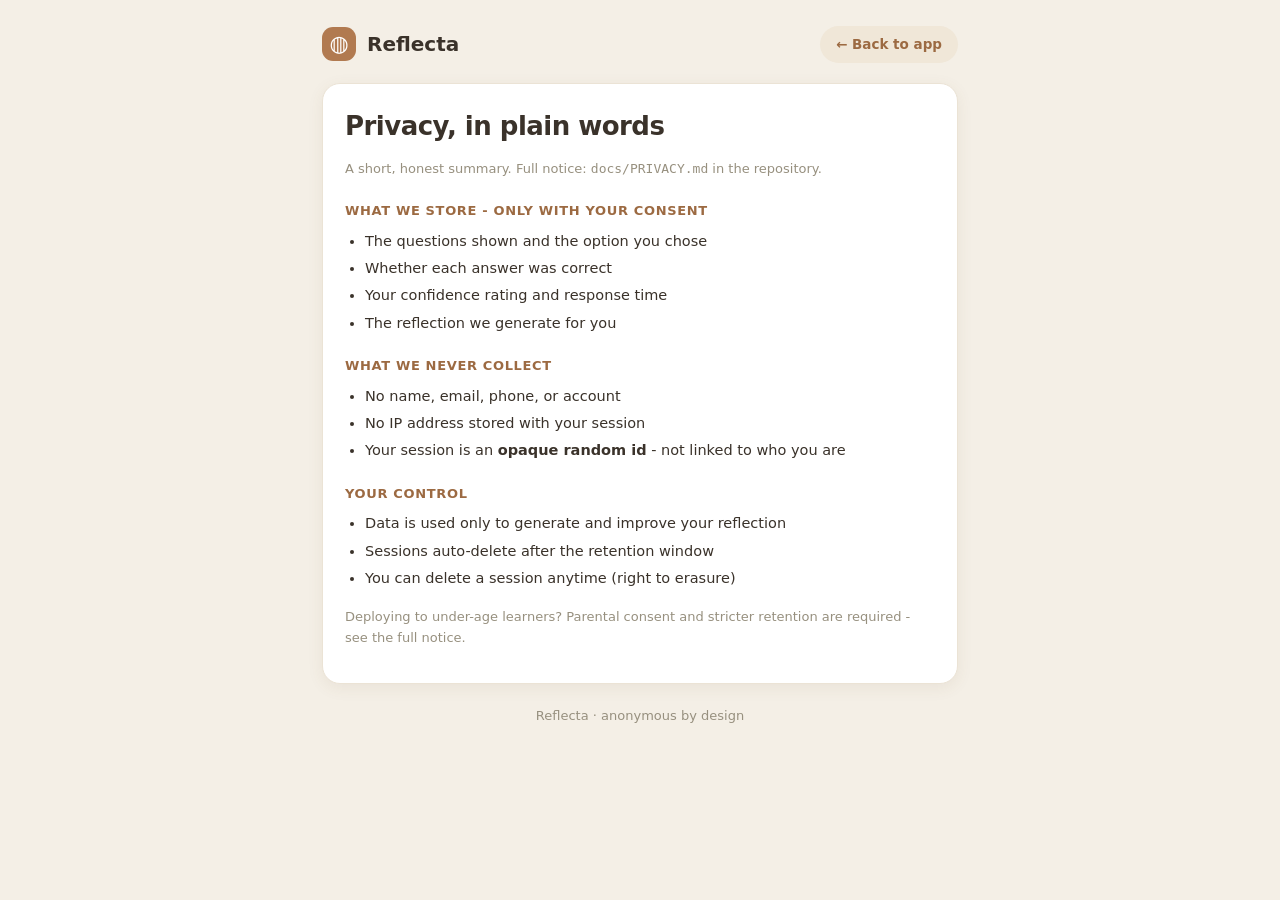
<file: frontend/privacy.html>
<!DOCTYPE html>
<html lang="en">
<head>
  <meta charset="UTF-8" />
  <meta name="viewport" content="width=device-width, initial-scale=1.0" />
  <title>Reflecta - Privacy</title>
  <link rel="icon" href="favicon.svg" type="image/svg+xml" />
  <link rel="stylesheet" href="styles.css" />
  <style>
    /* standalone page: no sidebar, centered column */
    .page { max-width: 680px; margin: 0 auto; padding: 26px 22px 60px; }
    .p-head { display: flex; align-items: center; justify-content: space-between; margin-bottom: 20px; }
    .p-brand { display: flex; align-items: center; gap: 11px; font-weight: 800; font-size: 20px; }
    .back {
      display: inline-flex; align-items: center; gap: 7px; font-size: 13.5px; font-weight: 700;
      color: var(--brown-deep); background: var(--brown-soft); padding: 8px 16px;
      border-radius: 999px; text-decoration: none;
    }
    .back:hover { filter: brightness(0.97); }
    .p-card h1 { margin: 0 0 6px; font-size: 26px; letter-spacing: -0.02em; }
    .p-card h2 { font-size: 13px; text-transform: uppercase; letter-spacing: .05em; color: var(--brown-deep); margin: 22px 0 8px; }
    .p-card ul { margin: 0; padding-left: 20px; }
    .p-card li { margin: 5px 0; font-size: 14.5px; }
    .p-foot { text-align: center; color: var(--muted); font-size: 13px; margin-top: 22px; }
  </style>
</head>
<body>
  <div class="page">
    <div class="p-head">
      <span class="p-brand"><span class="brand-mark">◍</span> Reflecta</span>
      <a class="back" href="/">← Back to app</a>
    </div>

    <div class="card p-card">
      <h1>Privacy, in plain words</h1>
      <p class="muted">A short, honest summary. Full notice: <code>docs/PRIVACY.md</code> in the repository.</p>

      <h2>What we store - only with your consent</h2>
      <ul>
        <li>The questions shown and the option you chose</li>
        <li>Whether each answer was correct</li>
        <li>Your confidence rating and response time</li>
        <li>The reflection we generate for you</li>
      </ul>

      <h2>What we never collect</h2>
      <ul>
        <li>No name, email, phone, or account</li>
        <li>No IP address stored with your session</li>
        <li>Your session is an <b>opaque random id</b> - not linked to who you are</li>
      </ul>

      <h2>Your control</h2>
      <ul>
        <li>Data is used only to generate and improve your reflection</li>
        <li>Sessions auto-delete after the retention window</li>
        <li>You can delete a session anytime (right to erasure)</li>
      </ul>

      <p class="muted" style="margin-top:18px">Deploying to under-age learners? Parental consent and
      stricter retention are required - see the full notice.</p>
    </div>

    <p class="p-foot">Reflecta · anonymous by design</p>
  </div>
</body>
</html>
</file>
<file: frontend/styles.css>
:root {
  /* warm cream + brown study-app palette */
  --bg: #f4efe6;          /* app background (warm cream) */
  --sidebar: #f9f5ee;     /* sidebar surface */
  --surface: #ffffff;     /* cards */
  --ink: #3a322a;         /* warm near-black */
  --muted: #97907f;
  --line: #ebe3d5;
  --line-soft: #f1ebdf;

  --brown: #b17a50;       /* primary */
  --brown-deep: #9c6a42;  /* hover / headings */
  --brown-soft: #f0e7d8;  /* tint (badges, active nav) */
  --amber: #e2a25c;
  --sage: #8faa78;

  --shadow: 0 4px 16px rgba(120, 95, 55, 0.08);
  --shadow-lg: 0 10px 30px rgba(120, 95, 55, 0.12);
  --radius: 18px;
}

* { box-sizing: border-box; }
html, body { margin: 0; padding: 0; }
html { scroll-behavior: smooth; }
body {
  font-family: "Segoe UI", -apple-system, BlinkMacSystemFont, Inter, system-ui, sans-serif;
  background: var(--bg);
  color: var(--ink);
  line-height: 1.55;
  -webkit-font-smoothing: antialiased;
}

.app { display: flex; min-height: 100vh; }

/* ───────────── sidebar ───────────── */
.sidebar {
  width: 232px; flex-shrink: 0; background: var(--sidebar);
  border-right: 1px solid var(--line); padding: 22px 16px;
  display: flex; flex-direction: column; position: sticky; top: 0; height: 100vh;
}
.brand { display: flex; align-items: center; gap: 11px; padding: 4px 8px 22px; }
.brand-mark {
  font-size: 22px; width: 34px; height: 34px; border-radius: 11px;
  background: var(--brown); color: #fff; display: grid; place-items: center;
}
.brand-name { font-size: 21px; font-weight: 800; letter-spacing: -0.02em; }

.nav { display: flex; flex-direction: column; gap: 3px; flex: 1; }
.nav-item {
  display: flex; align-items: center; gap: 12px; padding: 11px 12px; border-radius: 12px;
  color: #6f685b; font-size: 14.5px; font-weight: 600; cursor: pointer; text-decoration: none;
  transition: background .12s, color .12s;
}
.nav-item .ni, svg.ni { width: 19px; height: 19px; flex-shrink: 0; }
.nav-item:hover { background: var(--line-soft); color: var(--ink); }
.nav-item.active { background: var(--brown-soft); color: var(--brown-deep); }
.nav-sep { height: 1px; background: var(--line); margin: 12px 6px; }

.side-user {
  display: flex; align-items: center; gap: 10px; padding: 10px 8px 2px;
  border-top: 1px solid var(--line); margin-top: 10px;
}
.side-user .avatar {
  width: 34px; height: 34px; border-radius: 50%; background: var(--brown-soft);
  display: grid; place-items: center; color: var(--brown-deep);
}
.su-meta { display: flex; flex-direction: column; line-height: 1.2; }
.su-meta b { font-size: 13.5px; }
.su-meta small { font-size: 11.5px; color: var(--muted); }

/* ───────────── main ───────────── */
.main { flex: 1; min-width: 0; }
/* centered frame so very wide screens don't left-hug the content */
.frame { max-width: 920px; margin: 0 auto; }
.page-head { padding: 26px 34px 8px; }
.page-head h1 { margin: 0; font-size: 22px; font-weight: 800; letter-spacing: -0.01em; }
.content { padding: 12px 34px 60px; }
.screen { animation: fade .3s ease; }
.hidden { display: none !important; }
@keyframes fade { from { opacity: 0; transform: translateY(6px);} to { opacity: 1; transform: none;} }

.card {
  background: var(--surface); border: 1px solid var(--line);
  border-radius: var(--radius); padding: 22px; box-shadow: var(--shadow); margin-bottom: 16px;
}
.muted { color: var(--muted); font-size: 13px; }
.hint-note { margin: 6px 0 0; font-size: 12.5px; }
.center { display: block; margin: 4px auto 0; }

/* ── on-page banner: shown when the API is unreachable from this origin ── */
.origin-banner {
  background: #fbeede; color: #7a4a1f; border-bottom: 1px solid #eccb96;
  padding: 12px 24px; font-size: 13.5px; text-align: center; line-height: 1.5;
}
.origin-banner code {
  background: rgba(0,0,0,0.06); padding: 1px 6px; border-radius: 5px; font-size: 12.5px;
}

/* ── true landing page (no sidebar) ── */
/* full-width on large screens: sections use the available viewport, not a narrow
   fixed column, while inner text (paragraphs, feature copy) keeps its own readable
   max-width so a wide screen doesn't turn into a wall of unbroken text. */
.landing { min-height: 100vh; display: flex; flex-direction: column; position: relative; overflow-x: hidden; }

/* soft decorative depth - subtle, low-opacity blurred shapes behind the hero only */
.landing::before, .landing::after {
  content: ""; position: absolute; z-index: 0; border-radius: 50%; filter: blur(70px);
  opacity: .35; pointer-events: none;
}
.landing::before { width: 420px; height: 420px; background: var(--amber); top: -160px; right: -100px; }
.landing::after { width: 360px; height: 360px; background: var(--sage); top: 280px; left: -140px; opacity: .22; }

.landing-top {
  display: flex; align-items: center; justify-content: space-between;
  padding: 22px 4vw; max-width: 1600px; margin: 0 auto; width: 100%;
  position: relative; z-index: 1;
}
.landing-top .brand { padding: 0; }
.landing-ghost { color: var(--muted); font-size: 14px; font-weight: 600; text-decoration: none; transition: color .15s; }
.landing-ghost:hover { color: var(--brown-deep); }
.landing-main { flex: 1; max-width: 1400px; margin: 0 auto; width: 100%; padding: 10px 4vw 40px; position: relative; z-index: 1; }
.landing-foot {
  text-align: center; padding: 24px; color: var(--muted); font-size: 13px;
  border-top: 1px solid var(--line); position: relative; z-index: 1;
}
.landing-foot a { color: var(--brown-deep); text-decoration: none; }

@media (min-width: 1100px) {
  .landing .features { grid-template-columns: repeat(3, 1fr); }
  .landing .how { padding: 32px 40px; }
}

/* hero (shared by landing) */
/* ───────────── upgraded welcome-hero ───────────── */
.welcome-hero {
  position: relative;
  text-align: center;
  padding: 80px 32px 72px;
  background: radial-gradient(100% 100% at 50% 0%, #ffffff 0%, #FAF6EE 55%, #F4ECE0 100%);
  border-radius: 24px;
  border: 1px solid rgba(177, 122, 80, 0.14);
  box-shadow: 
    0 1px 3px rgba(120, 95, 55, 0.02),
    0 12px 36px rgba(120, 95, 55, 0.05),
    inset 0 1px 0 #ffffff;
  overflow: hidden;
  margin-bottom: 36px;
}

/* Subtle, soft grid background mesh to add an editorial, technical aesthetic */
.welcome-hero::before {
  content: "";
  position: absolute;
  inset: 0;
  background-image: 
    linear-gradient(to right, rgba(177, 122, 80, 0.04) 1px, transparent 1px),
    linear-gradient(to bottom, rgba(177, 122, 80, 0.04) 1px, transparent 1px);
  background-size: 24px 24px;
  mask-image: radial-gradient(circle at 50% 30%, black 50%, transparent 100%);
  -webkit-mask-image: radial-gradient(circle at 50% 30%, black 50%, transparent 100%);
  pointer-events: none;
  z-index: 0;
}

.w-badge {
  position: relative;
  z-index: 1;
  display: inline-flex;
  align-items: center;
  gap: 8px;
  font-size: 11px;
  font-weight: 700;
  text-transform: uppercase;
  letter-spacing: 0.06em;
  color: var(--brown-deep);
  background: rgba(240, 231, 216, 0.6);
  backdrop-filter: blur(4px);
  -webkit-backdrop-filter: blur(4px);
  padding: 6px 14px 6px 12px;
  border-radius: 999px;
  margin-bottom: 22px;
  border: 1px solid rgba(177, 122, 80, 0.16);
  transition: transform 0.2s ease, border-color 0.2s ease;
}
.w-badge:hover {
  transform: translateY(-1px);
  border-color: rgba(177, 122, 80, 0.3);
}
.w-badge::before {
  content: "";
  width: 6px;
  height: 6px;
  border-radius: 50%;
  background: var(--sage);
  box-shadow: 0 0 0 4px rgba(143, 170, 120, 0.2);
}

.welcome-hero h1, 
.welcome-hero h2 {
  position: relative;
  z-index: 1;
  margin: 0 auto 18px;
  max-width: 800px;
  font-size: clamp(34px, 5.5vw, 50px);
  line-height: 1.12;
  letter-spacing: -0.03em;
  font-weight: 800;
  color: var(--ink);
}

.w-accent {
  color: var(--brown);
  background: linear-gradient(135deg, var(--brown-deep) 30%, var(--brown) 100%);
  -webkit-background-clip: text;
  -webkit-text-fill-color: transparent;
  display: inline-block;
}

.welcome-hero p {
  position: relative;
  z-index: 1;
  max-width: 620px;
  margin: 0 auto;
  color: #6a6152;
  font-size: 16.5px;
  line-height: 1.6;
  font-weight: 450;
  text-wrap: balance;
}
.welcome-hero em {
  color: var(--ink);
  font-style: normal;
  font-weight: 700;
  border-bottom: 2px solid rgba(177, 122, 80, 0.2);
}

.w-cta-row {
  position: relative;
  z-index: 1;
  display: flex;
  flex-direction: row;
  flex-wrap: wrap;
  align-items: center;
  justify-content: center;
  gap: 12px;
  margin-top: 34px;
}

.w-cta-secondary {
  display: inline-flex; align-items: center; gap: 9px;
  padding: 15px 26px; border-radius: 14px; font-size: 15.5px; font-weight: 700;
  color: var(--brown-deep); background: rgba(255,255,255,0.7);
  border: 1px solid rgba(177, 122, 80, 0.18); text-decoration: none;
  cursor: pointer; font-family: inherit;
  transition: background .18s ease, border-color .18s ease, transform .18s ease;
}
.w-cta-secondary:hover {
  background: #ffffff; border-color: rgba(177, 122, 80, 0.32); transform: translateY(-1px);
}
.w-cta-secondary .bi { width: 17px; height: 17px; }

/* .btn.w-cta (two classes, specificity 0,2,0) deliberately outranks .btn-primary's
   `width: 100%` (0,1,0) regardless of declaration order in the file - relying on
   cascade order alone here previously made this button silently stretch full-width
   whenever .btn-primary was edited to appear later in the stylesheet. */
.btn.w-cta {
  width: auto;
  padding: 15px 36px;
  margin-top: 0;
  display: inline-flex;
  align-items: center;
  gap: 10px;
  font-size: 15.5px;
  font-weight: 700;
  border-radius: 14px;
  border: 1px solid rgba(177, 122, 80, 0.15);
  color: #ffffff;
  background: linear-gradient(135deg, var(--brown) 0%, var(--brown-deep) 100%);
  box-shadow: 
    0 1px 2px rgba(0, 0, 0, 0.05),
    0 10px 24px rgba(177, 122, 80, 0.25),
    0 2px 6px rgba(177, 122, 80, 0.12);
  transition: all 0.2s cubic-bezier(0.16, 1, 0.3, 1);
}
.w-cta:hover:not(:disabled) {
  transform: translateY(-2px);
  box-shadow: 
    0 1px 2px rgba(0, 0, 0, 0.05),
    0 16px 32px rgba(177, 122, 80, 0.32),
    0 4px 10px rgba(177, 122, 80, 0.15);
}
.w-cta:active:not(:disabled) {
  transform: translateY(0);
  box-shadow: 
    0 1px 2px rgba(0, 0, 0, 0.05),
    0 8px 16px rgba(177, 122, 80, 0.18);
}
.w-cta .bi {
  transition: transform 0.2s ease;
}
.w-cta:hover .bi {
  transform: translateX(4px);
}

.w-cta-note {
  position: relative; z-index: 1;
  display: flex;
  align-items: center;
  justify-content: center;
  gap: 6px;
  font-size: 12.5px;
  color: var(--muted);
  font-weight: 500;
  margin-top: 16px;
}
.bi { width: 18px; height: 18px; }
.brand-btn { border: none; background: transparent; cursor: pointer; font-family: inherit; }

.features { grid-template-columns: repeat(auto-fit, minmax(220px, 1fr)); }
/* feature + how cards share the welcome hero's translucent gradient (not pure white) */
.feature, .how {
  background: radial-gradient(120% 120% at 50% 0%, #ffffff 0%, #FAF6EE 55%, #F4ECE0 100%);
  border-color: rgba(177, 122, 80, 0.14);
}
.feature {
  text-align: left; transition: transform .18s ease, box-shadow .18s ease, border-color .18s ease;
  border: 1px solid rgba(177, 122, 80, 0.14); cursor: pointer;
}
.feature:hover { transform: translateY(-4px); box-shadow: var(--shadow-lg); border-color: #e6d9c2; }
.f-icon {
  display: grid; place-items: center; width: 46px; height: 46px; border-radius: 13px;
  background: var(--brown-soft); color: var(--brown-deep); margin-bottom: 14px;
  transition: background .18s ease, color .18s ease;
}
.feature:hover .f-icon { background: var(--brown); color: #fff; }
.f-icon svg { width: 22px; height: 22px; }
.feature h3 { margin: 0 0 8px; font-size: 16px; text-transform: none; letter-spacing: 0; color: var(--ink); font-weight: 700; }
.feature p { margin: 0; color: var(--muted); font-size: 13.5px; line-height: 1.55; }

.how h3 { margin-bottom: 16px; }
.steps { list-style: none; padding: 0; margin: 0; display: flex; flex-direction: column; gap: 14px; }
.steps li { display: flex; gap: 14px; align-items: flex-start; }
.step-n {
  flex-shrink: 0; width: 28px; height: 28px; border-radius: 9px; background: var(--brown);
  color: #fff; font-weight: 800; font-size: 13.5px; display: grid; place-items: center;
}
.steps b { font-size: 14.5px; }
.steps small { display: block; color: var(--muted); font-size: 13px; margin-top: 1px; }
.w-privacy { display: flex; align-items: center; gap: 8px; margin: 18px 0 0; color: var(--muted); font-size: 13px; }
.pi { width: 15px; height: 15px; flex-shrink: 0; color: var(--brown-deep); }
.form-title { margin: 0 0 14px; font-size: 19px; }

/* in-app privacy screen */
.p-subhead { font-size: 12.5px; text-transform: uppercase; letter-spacing: .05em; color: var(--brown-deep); margin: 20px 0 8px; }
.p-list { margin: 0; padding-left: 20px; }
.p-list li { margin: 5px 0; font-size: 14.5px; color: var(--ink); }
.p-list code, .content code { background: var(--line-soft); padding: 1px 6px; border-radius: 5px; font-size: 12.5px; }

/* form */
.field-label { display: block; font-size: 13px; font-weight: 700; color: #6f685b; margin: 6px 0 7px; }
input[type=text], select {
  width: 100%; padding: 12px 14px; border-radius: 12px; border: 1px solid var(--line);
  background: #fdfbf7; color: var(--ink); font-size: 15px; font-family: inherit;
}
input[type=text]:focus, select:focus { outline: 2px solid var(--brown); border-color: transparent; }

.seg { display: inline-flex; gap: 6px; background: var(--brown-soft); padding: 5px; border-radius: 12px; }
.seg-opt {
  border: none; background: transparent; padding: 8px 18px; border-radius: 9px; cursor: pointer;
  font-family: inherit; font-size: 14px; font-weight: 700; color: #7c7362;
}
.seg-opt.active { background: var(--surface); color: var(--brown-deep); box-shadow: var(--shadow); }

.consent { display: flex; gap: 9px; align-items: flex-start; margin: 16px 0 4px; font-size: 12.5px; color: var(--muted); line-height: 1.45; cursor: pointer; }
.consent input { margin-top: 2px; accent-color: var(--brown); flex-shrink: 0; }
.consent a { color: var(--brown-deep); }

/* buttons */
.btn {
  padding: 12px 24px; border: none; border-radius: 12px; cursor: pointer;
  font-size: 15px; font-weight: 700; font-family: inherit; transition: filter .12s, transform .12s;
}
.btn-primary { background: var(--brown); color: #fff; margin-top: 14px; width: 100%; }
.btn-primary:hover:not(:disabled) { filter: brightness(1.05); transform: translateY(-1px); }
.btn-primary:disabled { opacity: .45; cursor: not-allowed; }

/* quiz */
.quiz-top { display: flex; align-items: center; justify-content: space-between; margin-bottom: 12px; }
.chip { font-size: 12px; font-weight: 700; color: var(--brown-deep); background: var(--brown-soft); padding: 4px 12px; border-radius: 999px; text-transform: capitalize; }
.progress { height: 8px; background: var(--line); border-radius: 6px; overflow: hidden; margin-bottom: 18px; }
.progress span { display: block; height: 100%; width: 0; background: var(--brown); border-radius: 6px; transition: width .3s ease; }
.quiz-card h2 { font-size: 20px; margin: 2px 0 20px; line-height: 1.4; }
.options { display: flex; flex-direction: column; gap: 10px; }
.option {
  text-align: left; padding: 14px 16px; border: 1.5px solid var(--line); background: #fdfbf7;
  border-radius: 12px; cursor: pointer; font-size: 15px; font-family: inherit; color: var(--ink);
  display: flex; gap: 12px; align-items: flex-start; transition: border-color .12s, background .12s;
}
.option:hover { border-color: var(--brown); }
.option.selected { border-color: var(--brown); background: var(--brown-soft); }
.option .letter {
  flex-shrink: 0; width: 26px; height: 26px; border-radius: 8px; background: var(--surface);
  border: 1px solid var(--line); display: grid; place-items: center; font-weight: 800; font-size: 13px; color: var(--brown-deep);
}
.option.selected .letter { background: var(--brown); color: #fff; border-color: var(--brown); }

.confidence { margin: 22px 0 4px; }
.confidence-head { display: flex; justify-content: space-between; font-size: 14px; font-weight: 600; margin-bottom: 8px; }
.conf-num { color: var(--brown-deep); font-weight: 700; }
input[type=range] { width: 100%; accent-color: var(--brown); }
.confidence-scale { display: flex; justify-content: space-between; font-size: 11px; color: var(--muted); margin-top: 2px; }

/* results */
.result-head { display: flex; align-items: center; gap: 18px; }
.score-badge {
  width: 82px; height: 82px; border-radius: 20px; background: var(--brown-soft); color: var(--brown-deep);
  display: grid; place-items: center; flex-shrink: 0;
}
.score-badge span { font-size: 26px; font-weight: 800; line-height: 1; }
.score-badge small { font-size: 11px; color: var(--brown); }
.result-title { margin: 0; }

/* past-reflections history list (client-side only, see localStorage in app.js) */
.history-card { margin-top: 14px; }
.history-list { display: flex; flex-direction: column; gap: 8px; margin-top: 10px; }
.history-item {
  display: flex; align-items: center; justify-content: space-between; gap: 12px;
  padding: 12px 14px; border-radius: 12px; border: 1px solid var(--line);
  background: var(--surface); cursor: pointer; text-align: left; width: 100%;
  font-family: inherit; transition: border-color .15s, background .15s;
}
.history-item:hover { border-color: var(--brown); background: var(--brown-soft); }
.history-item.active { border-color: var(--brown-deep); background: var(--brown-soft); }
.history-item .hi-goal { font-weight: 700; font-size: 14px; text-transform: capitalize; }
.history-item .hi-date { font-size: 12px; color: var(--muted); margin-top: 2px; }
.history-item .hi-score { font-weight: 800; font-size: 16px; color: var(--brown-deep); flex-shrink: 0; }

.growth { margin-top: 14px; }
.growth-track {
  display: flex; align-items: flex-end; gap: 8px; height: 64px; margin-top: 10px;
}
.growth-bar {
  flex: 1; background: var(--brown-soft); border-radius: 6px 6px 2px 2px;
  min-height: 4px; position: relative; transition: background .15s;
}
.growth-bar.current { background: var(--brown); }
.growth-bar span {
  position: absolute; top: -18px; left: 50%; transform: translateX(-50%);
  font-size: 10.5px; color: var(--muted); white-space: nowrap;
}

.grid { display: grid; grid-template-columns: repeat(auto-fit, minmax(190px, 1fr)); gap: 16px; }
.card h3 { margin: 0 0 14px; font-size: 12.5px; text-transform: uppercase; letter-spacing: .05em; color: var(--muted); }
.big { font-size: 38px; font-weight: 800; letter-spacing: -0.02em; color: var(--ink); }

.readiness { text-align: center; }
.ring {
  width: 116px; height: 116px; border-radius: 50%; margin: 4px auto;
  display: grid; place-items: center; background: conic-gradient(var(--brown) 0deg, var(--line) 0deg);
  transition: background .8s ease;
}
.ring span { width: 88px; height: 88px; border-radius: 50%; background: var(--surface); display: grid; place-items: center; font-size: 24px; font-weight: 800; color: var(--brown-deep); }

.bars { display: flex; flex-direction: column; gap: 9px; }
.bar-row { display: flex; align-items: center; gap: 10px; font-size: 12px; }
.bar-row .lbl { width: 96px; color: var(--muted); flex-shrink: 0; }
.bar-track { flex: 1; height: 9px; border-radius: 6px; background: var(--line-soft); overflow: hidden; }
/* .bar-fill/.gap-fill are <span>s (inline by default) sized via an inline `width:%`
   style set in JS - width has no effect on inline elements, so without `display: block`
   here the fill silently collapses to a hairline regardless of the JS-computed percent. */
.bar-fill { display: block; height: 100%; border-radius: 6px; min-width: 3px; transition: width .4s ease; }

.gap-row { margin: 12px 0; }
.gap-head { display: flex; justify-content: space-between; font-size: 14px; margin-bottom: 6px; }
.gap-head .concept { font-weight: 700; text-transform: capitalize; }
.gap-track { height: 11px; border-radius: 7px; background: var(--line-soft); overflow: hidden; }
.gap-fill { display: block; height: 100%; border-radius: 7px; background: var(--amber); min-width: 3px; transition: width .4s ease; }

/* interpretation tags */
.tag { display: inline-block; font-size: 11.5px; font-weight: 700; padding: 3px 10px; border-radius: 999px; margin: 8px 0 2px; }
.tag-good { background: #e8f0e0; color: #5d7d47; }
.tag-mid { background: var(--brown-soft); color: var(--brown-deep); }
.tag-low { background: #f8e6d8; color: #b5673a; }

.erase { text-align: center; font-size: 12px; color: var(--muted); margin: 14px 0 0; }
.erase a { color: var(--brown-deep); cursor: pointer; text-decoration: underline; }

.reflection ul { list-style: none; padding: 0; margin: 0; }
.reflection li {
  padding: 14px 16px; margin: 10px 0; border-radius: 12px;
  background: var(--brown-soft); border-left: 3px solid var(--brown); font-size: 15px;
}

.review-item { padding: 12px 0; border-bottom: 1px solid var(--line-soft); font-size: 14px; }
.review-item:last-child { border-bottom: none; }
.review-item .r-stem { font-weight: 600; margin-bottom: 4px; }
.review-item .r-mark { font-weight: 800; margin-right: 6px; }
.review-item .ok { color: var(--sage); }
.review-item .no { color: var(--amber); }
.review-item .r-exp { color: var(--muted); margin-top: 3px; }

/* ── reports / monitoring ── */
.hi { width: 17px; height: 17px; vertical-align: -3px; margin-right: 6px; color: var(--brown-deep); }
.report-status { display: flex; gap: 20px; align-items: center; justify-content: space-between; flex-wrap: wrap; }
.rs-verdict { display: flex; align-items: center; gap: 9px; font-size: 19px; margin: 2px 0; text-transform: capitalize; }
.dot { width: 11px; height: 11px; border-radius: 50%; background: var(--muted); display: inline-block; }
.dot-good { background: var(--sage); }
.dot-mid { background: var(--amber); }
.dot-low { background: #cf6b4a; }
.rs-stats { display: flex; gap: 10px; flex-wrap: wrap; }
.rs-stat {
  background: var(--brown-soft); border-radius: 13px; padding: 10px 18px; text-align: center; min-width: 84px;
}
.rs-stat b { display: block; font-size: 19px; }
.rs-stat small { color: var(--brown-deep); font-size: 11.5px; font-weight: 600; }

.table-wrap { overflow-x: auto; margin-top: 6px; }
table { width: 100%; border-collapse: collapse; font-size: 13.5px; }
th { text-align: left; color: var(--muted); font-size: 12px; text-transform: uppercase; letter-spacing: .04em; padding: 8px 10px; border-bottom: 1px solid var(--line); }
td { padding: 10px; border-bottom: 1px solid var(--line-soft); }
tr:last-child td { border-bottom: none; }
.pill { display: inline-block; font-size: 11.5px; font-weight: 700; padding: 3px 11px; border-radius: 999px; text-transform: capitalize; }
.pill-fresh { background: #e8f0e0; color: #5d7d47; }
.pill-aging { background: #f8edd8; color: #a4763a; }
.pill-stale { background: #f8e2d8; color: #b5563a; }

.drift { margin-top: 12px; font-size: 14px; }
.metric-run { margin: 12px 0; }
.metric-run h4 { margin: 0 0 8px; font-size: 13.5px; text-transform: capitalize; }
.metric-chips { display: flex; gap: 8px; flex-wrap: wrap; }
.metric-chip {
  background: var(--line-soft); border-radius: 10px; padding: 7px 13px; font-size: 12.5px;
}
.metric-chip b { color: var(--brown-deep); }

/* bar label (used by vitals + timing bar rows) */
.bar-label { width: 120px; flex-shrink: 0; color: var(--muted); text-transform: capitalize; }

/* ── reactive face (shared by the compact quiz strip and the full vitals screen) ── */
.face-svg { width: 100%; height: 100%; display: block; }
.face-bg { fill: var(--brown-soft); stroke: var(--line); stroke-width: 1.5; transition: fill .45s ease; }
.face-eye { fill: var(--ink); }
.face-brow { stroke: var(--ink); stroke-width: 5; stroke-linecap: round; fill: none; opacity: .7; transition: d .35s ease; }
.face-mouth { stroke: var(--brown); stroke-width: 8; stroke-linecap: round; fill: none; transition: d .35s ease, stroke .45s ease; }
/* emotion tones - warm palette only, driven by the container's data-emotion */
[data-emotion="confident"] .face-mouth, [data-emotion="flow"] .face-mouth { stroke: var(--sage); }
[data-emotion="confident"] .face-bg, [data-emotion="flow"] .face-bg { fill: #e8f0e0; }
[data-emotion="overconfident"] .face-mouth, [data-emotion="confused"] .face-mouth { stroke: var(--amber); }
[data-emotion="overconfident"] .face-bg, [data-emotion="confused"] .face-bg { fill: #f6ecd9; }
[data-emotion="struggling"] .face-mouth { stroke: #cf7b52; }
[data-emotion="struggling"] .face-bg { fill: #f8e6d8; }
@keyframes facePulse { 0% { transform: scale(1); } 40% { transform: scale(1.05); } 100% { transform: scale(1); } }
.face-pulse .face-svg { animation: facePulse .5s ease; }

/* compact live vitals strip on the quiz screen */
.vitals-strip { display: flex; gap: 18px; align-items: center; margin-top: 16px; }
.vs-face { width: 72px; height: 72px; flex-shrink: 0; }
.vs-body { flex: 1; min-width: 0; }
.vs-head { display: flex; align-items: baseline; gap: 10px; margin-bottom: 9px; flex-wrap: wrap; }
.vs-emotion { font-size: 16px; font-weight: 800; color: var(--ink); }
.vs-note { font-size: 12px; }
.vs-meta { display: flex; gap: 18px; margin-top: 9px; font-size: 12.5px; color: var(--muted); }
.vs-meta b { color: var(--brown-deep); font-weight: 700; }

/* full cognitive-vitals screen */
.vitals-hero { display: grid; grid-template-columns: minmax(180px, 260px) 1fr; gap: 16px; }
.vt-bento {
  background: var(--bg); border: 1px solid var(--line-soft); border-radius: 14px;
  padding: 20px;
}
.vt-bento-face { display: grid; place-items: center; }
.vt-face-wrap { width: 148px; height: 148px; flex-shrink: 0; }
.vt-hero-body { display: flex; flex-direction: column; align-items: flex-start; gap: 6px; }
.vt-emotion-big { font-size: 26px; font-weight: 800; color: var(--ink); }
.vt-hero-body .muted { text-align: justify; }
.vt-ring-cap { max-width: 480px; font-size: 12px; }

/* ring + live ability-curve, each in its own evenly-spaced sub-box */
.vt-ring-row { display: grid; grid-template-columns: 1fr 1fr; gap: 14px; margin: 12px 0 4px; width: 100%; }
.vt-ring-col, .vt-curve-col {
  background: var(--surface); border: 1px solid var(--line-soft); border-radius: 12px;
  padding: 16px; display: flex; flex-direction: column; align-items: center;
  justify-content: center; gap: 8px;
}
.vt-curve-col { gap: 6px; }
.vt-curve { width: 190px; height: auto; }
.vt-curve-grid line { stroke: var(--line); stroke-width: 1; }
.vt-curve-grid .vt-curve-mid { stroke: var(--line-soft); stroke-dasharray: 3 3; }
.vt-curve-line { fill: none; stroke: var(--brown); stroke-width: 2.5; stroke-linecap: round; stroke-linejoin: round; }
.vt-curve-guide { stroke: var(--brown-deep); stroke-width: 1.2; stroke-dasharray: 3 3; opacity: .55; transition: transform .5s ease; }
.vt-curve-dot { fill: var(--amber); stroke: var(--surface); stroke-width: 2; transition: cx .5s ease, cy .5s ease, fill .45s ease; }
.vt-curve-col .muted, .vt-curve-cap { text-align: center; font-size: 11px; line-height: 1.35; }
[data-emotion="confident"] .vt-curve-dot, [data-emotion="flow"] .vt-curve-dot { fill: var(--sage); }
[data-emotion="struggling"] .vt-curve-dot { fill: #cf7b52; }
.lab-est { font-size: 20px; word-break: break-word; }
.vt-flag { margin-left: 6px; font-size: 10px; padding: 1px 7px; }
.vt-empty { text-align: center; padding: 8px 0; }

/* model lab */
.lab-intro p { max-width: 760px; }
.lab-auc-note { margin-top: 10px; }

/* reflection text input (feature C) */
.reflect-block { margin: 4px 0 16px; }
.reflect-text {
  width: 100%; border: 1px solid var(--line); border-radius: 12px; padding: 10px 12px;
  font: inherit; font-size: 14px; color: var(--ink); background: var(--surface); resize: vertical;
}
.reflect-text:focus { outline: none; border-color: var(--brown); }
.signals-summary { font-size: 15px; color: var(--ink); margin: 6px 0 10px; }
.signals-meta { display: flex; gap: 8px; flex-wrap: wrap; }
.signals-flags { display: flex; gap: 8px; flex-wrap: wrap; margin-top: 10px; }

/* architecture diagram */
.arch-intro p { max-width: 820px; }
.arch-legend { display: flex; gap: 8px; flex-wrap: wrap; margin-top: 14px; }
.arch-key { font-size: 11.5px; font-weight: 700; padding: 3px 11px; border-radius: 999px;
  border: 1px solid transparent; }
.arch-k-client { background: #e8f0e0; color: #5d7d47; border-color: #8faa78; }
.arch-k-api { background: var(--brown-soft); color: var(--brown-deep); border-color: var(--brown); }
.arch-k-core { background: #f6ecd9; color: #a4763a; border-color: var(--amber); }
.arch-k-store { background: var(--line-soft); color: var(--muted); border-color: var(--line); }
.arch-k-ext { background: #f8e6d8; color: #b5563a; border-color: #cf7b52; }
.arch-k-flow { color: var(--brown-deep); }
.arch-k-read { color: var(--muted); }
.arch-k-ret { color: #5d7d47; }

.arch-scroll { overflow-x: auto; }
.arch-svg { width: 100%; min-width: 720px; height: auto; display: block; }
.arch-col { fill: var(--muted); font-size: 12px; font-weight: 700; letter-spacing: .05em;
  text-anchor: middle; }

/* nodes: colored boxes per layer */
.arch-node rect { stroke-width: 1.5; }
.arch-node .arch-title { fill: var(--ink); font-size: 13.5px; font-weight: 700; text-anchor: middle; }
.arch-node .arch-sub { fill: var(--muted); font-size: 10.5px; text-anchor: middle; }
.arch-client rect { fill: #e8f0e0; stroke: #8faa78; }
.arch-api rect { fill: var(--brown-soft); stroke: var(--brown); }
.arch-core rect { fill: #f6ecd9; stroke: var(--amber); }
.arch-store rect { fill: var(--line-soft); stroke: var(--muted); }
.arch-ext rect { fill: #f8e6d8; stroke: #cf7b52; }

/* flowing dotted arrows */
.arch-arrow { fill: none; stroke: var(--brown); stroke-width: 2; stroke-dasharray: 6 6;
  marker-end: url(#arch-head); }
.arch-head-fill { fill: var(--brown); }
@keyframes archFlow { to { stroke-dashoffset: -24; } }
.arch-flow { animation: archFlow 1s linear infinite; }
.arch-arrow.arch-read { stroke: var(--muted); opacity: .6; marker-end: url(#arch-head); }
.arch-arrow.arch-ext { stroke: #cf7b52; marker-end: url(#arch-head-ext); }
.arch-head-ext-fill { fill: #cf7b52; }
.arch-arrow.arch-ret { stroke: #8faa78; opacity: .8; marker-end: url(#arch-head-ret); }
.arch-head-ret-fill { fill: #8faa78; }
@media (prefers-reduced-motion: reduce) { .arch-flow { animation: none; } }

.arch-foot { max-width: 820px; margin-top: 16px; }

/* responsive */
@media (max-width: 720px) {
  .sidebar { display: none; }
  .content, .page-head { padding-left: 18px; padding-right: 18px; }
  .vitals-hero { grid-template-columns: 1fr; }
  .vt-ring-row { grid-template-columns: 1fr; }
}

@media (max-width: 640px) {
  .landing-top { padding: 16px 20px; }
  .landing-main { padding: 4px 16px 32px; }
  .welcome-hero { padding: 40px 20px 34px; border-radius: 16px; }
  .welcome-hero p { font-size: 14.5px; }
  .btn.w-cta { width: 100%; justify-content: center; padding: 15px 20px; }
  .w-cta-row { width: 100%; flex-direction: column; }
  .w-cta-secondary { width: 100%; justify-content: center; }
  .how { padding: 20px !important; }
  .landing::before, .landing::after { display: none; } /* avoid overflow/clutter on small viewports */
}

/* custom scrollbar - thin, palette-matched track/thumb, works in Chromium/WebKit and Firefox */
* { scrollbar-width: thin; scrollbar-color: var(--brown-soft) transparent; }
::-webkit-scrollbar { width: 10px; height: 10px; }
::-webkit-scrollbar-track { background: transparent; }
::-webkit-scrollbar-thumb { background: var(--brown-soft); border-radius: 999px; border: 2px solid var(--bg); }
::-webkit-scrollbar-thumb:hover { background: var(--brown); }
</file>
